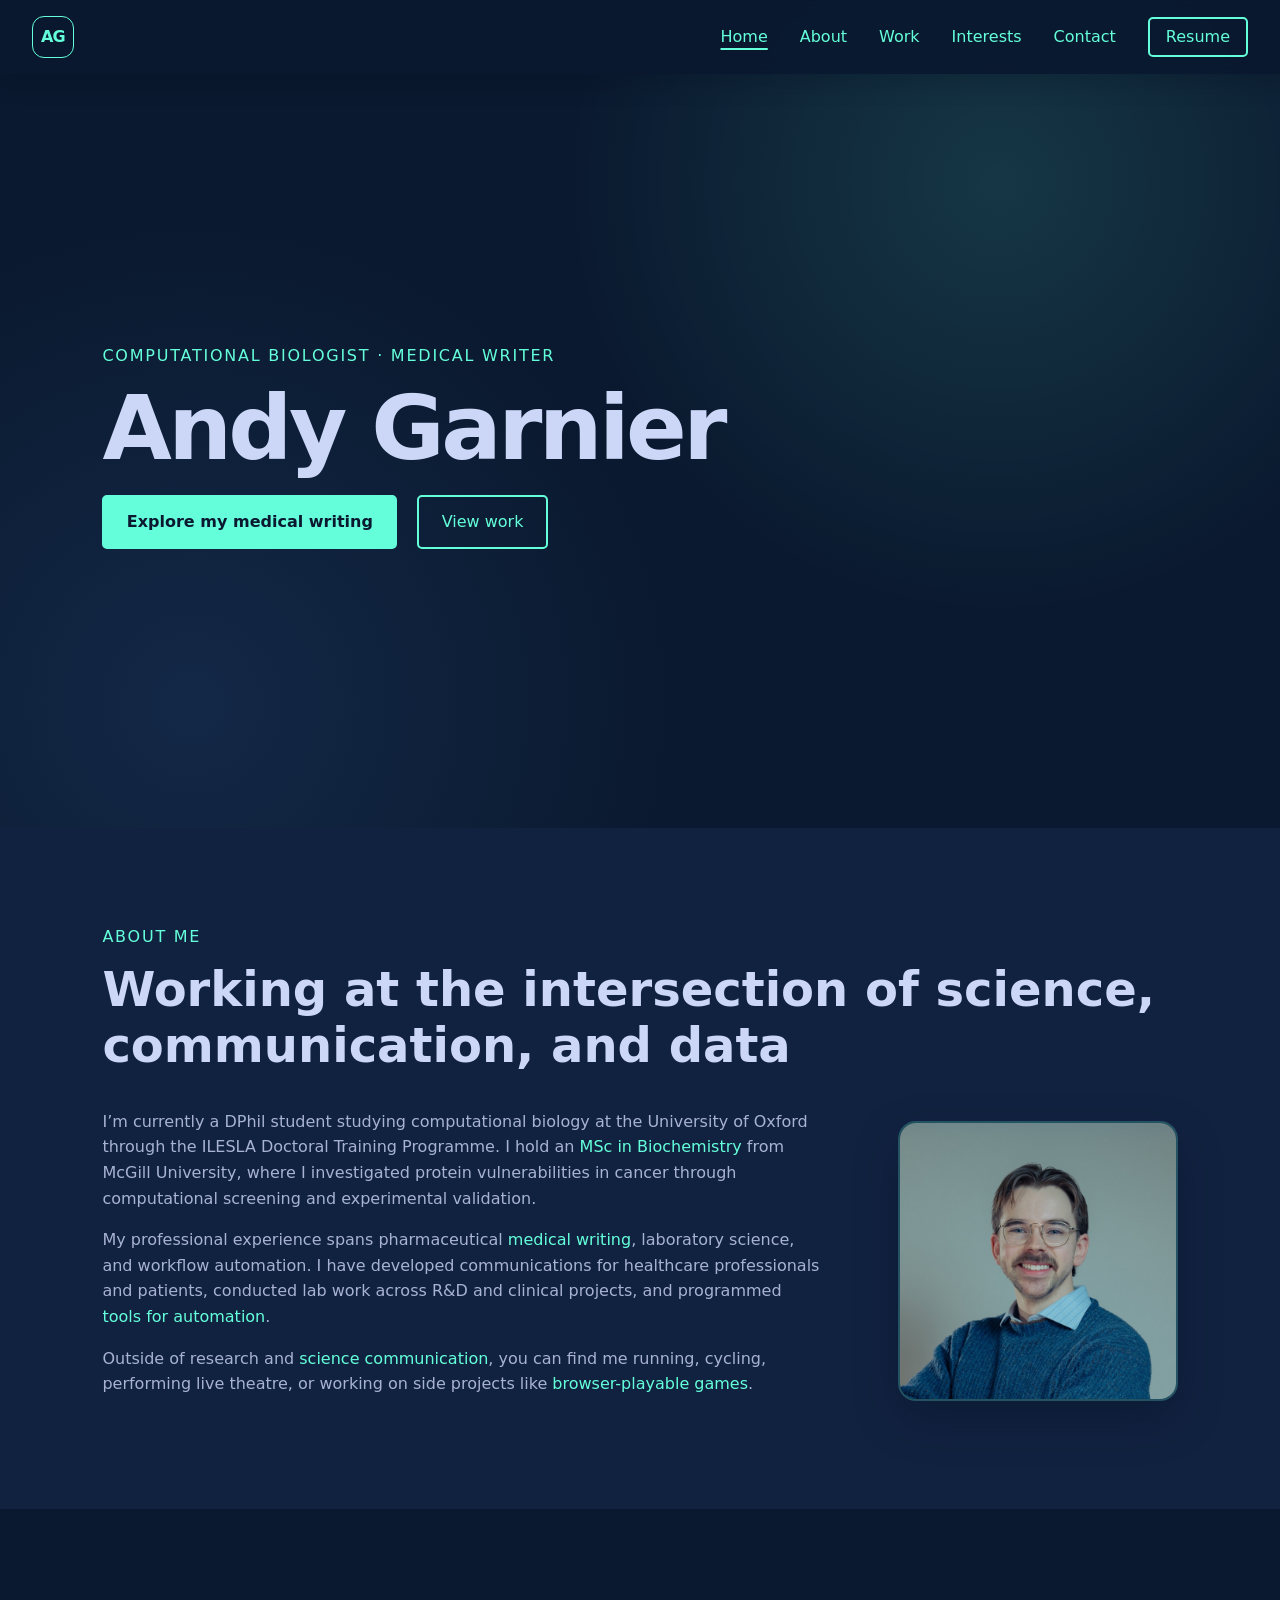
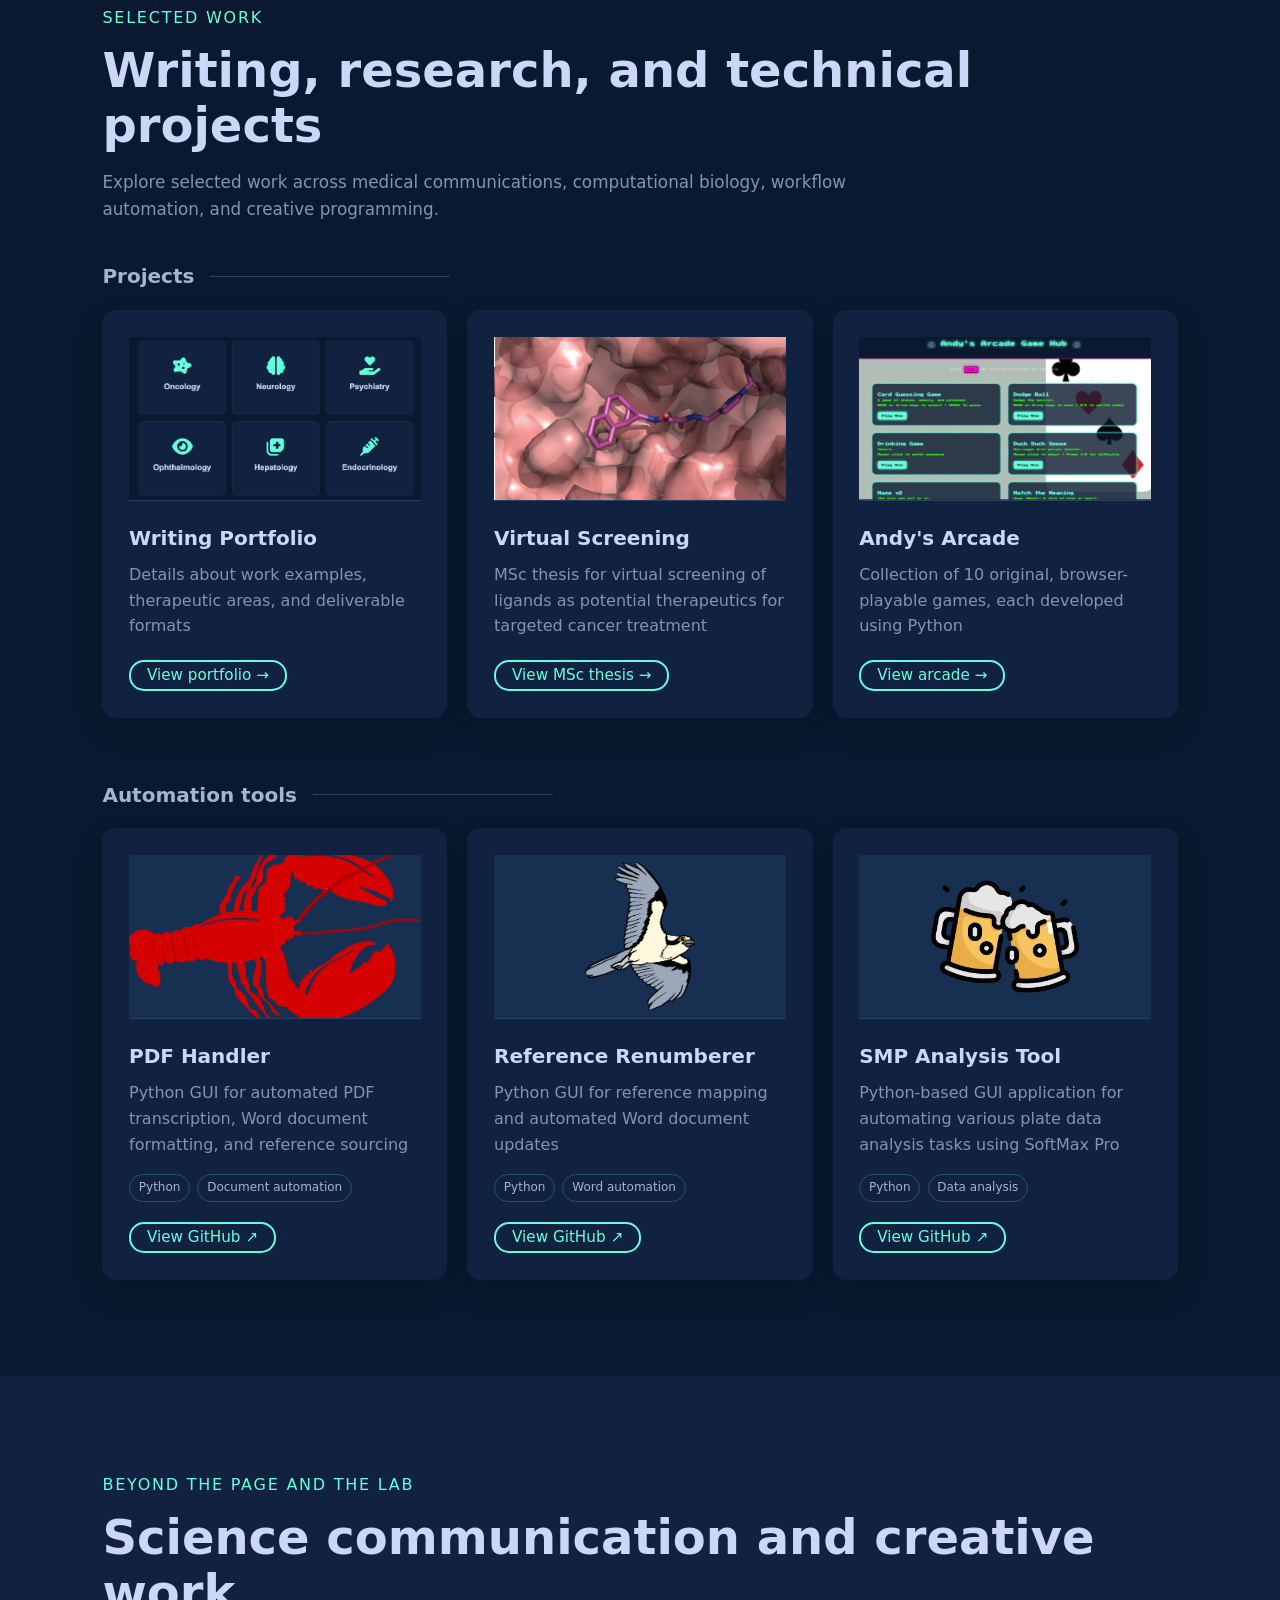
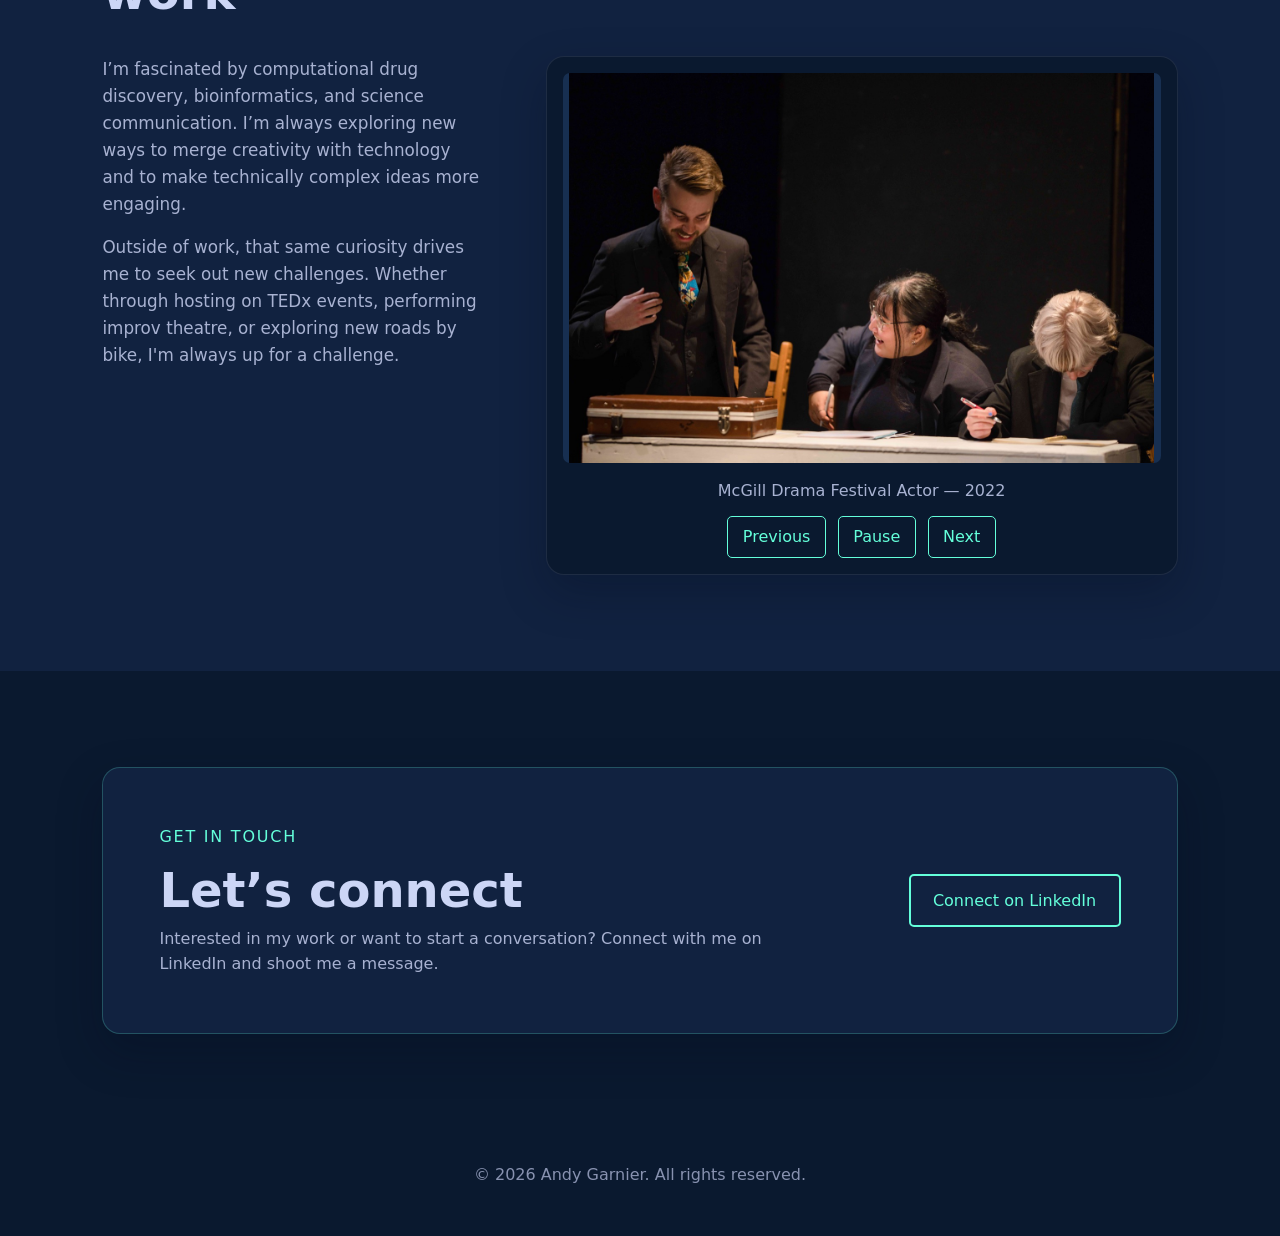
<file: index.html>
<!DOCTYPE html>
<html lang="en">
<head>
    <!-- Google tag (gtag.js) -->
    <script async src="https://www.googletagmanager.com/gtag/js?id=G-TH67TECNHS"></script>
    <script>
        window.dataLayer = window.dataLayer || [];
        function gtag(){dataLayer.push(arguments);}
        gtag('js', new Date());
        gtag('config', 'G-TH67TECNHS');
    </script>

    <meta charset="UTF-8">
    <meta name="viewport" content="width=device-width, initial-scale=1.0">
    <meta name="description" content="Portfolio of Andy Garnier, a medical writer, biochemist, and computational biologist working across science communication, drug discovery, and data.">
    <meta name="theme-color" content="#0a192f">
    <link rel="canonical" href="https://adgarnier.github.io/">
    <meta property="og:type" content="website">
    <meta property="og:title" content="Andy Garnier | Computational Biologist &amp; Medical Writer">
    <meta property="og:description" content="Computational biology, scientific writing, and automation for clearer, more useful biomedical work.">
    <meta property="og:url" content="https://adgarnier.github.io/">
    <meta property="og:image" content="https://adgarnier.github.io/images/IMG_headshot.JPG">
    <meta name="twitter:card" content="summary_large_image">
    <title>Andy Garnier | Computational Biologist &amp; Medical Writer</title>
    <link rel="icon" type="image/png" href="images/favicon-32x32.png">
    <link rel="stylesheet" href="styles.css">
    <script type="application/ld+json">
        {
            "@context": "https://schema.org",
            "@type": "Person",
            "name": "Andy Garnier",
            "url": "https://adgarnier.github.io/",
            "image": "https://adgarnier.github.io/images/IMG_headshot.JPG",
            "jobTitle": ["Computational biologist", "Medical writer"],
            "sameAs": [
                "https://www.linkedin.com/in/andygarnier",
                "https://github.com/adgarnier"
            ]
        }
    </script>
</head>

<body class="home-page">
<a class="skip-link" href="#main-content">Skip to main content</a>
<nav class="navbar" aria-label="Primary navigation">
    <a class="site-mark" href="#home" aria-label="Andy Garnier, home">AG</a>
    <button class="menu-toggle" id="menu-toggle" type="button" aria-label="Open navigation" aria-expanded="false" aria-controls="navbar-links">☰</button>
    <div class="navbar-links" id="navbar-links">
        <a href="#home">Home</a>
        <a href="#about">About</a>
        <a href="#work">Work</a>
        <a href="#interests">Interests</a>
        <a href="#contact">Contact</a>
        <a href="resume/Andy_Garnier_Resume.pdf" target="_blank" rel="noopener noreferrer" class="resume-button">Resume</a>
    </div>
</nav>

<main id="main-content">
    <section class="hero fade-in" id="home">
        <div class="container">
            <p class="eyebrow"> Computational biologist · Medical writer</p>
            <h1>Andy Garnier</h1>
            <div class="hero-actions">
                <a class="hero-link" href="/portfolio" target="_self">Explore my medical writing</a>
                <a class="hero-link" href="#work">View work</a>
            </div>
        </div>
    </section>

    <section class="section section-alt" id="about">
        <div class="container">
            <p class="eyebrow">About me</p>
            <h2>Working at the intersection of science, communication, and data</h2>
            <div class="profile-grid">
                <div class="profile-copy">
                    <p>I’m currently a DPhil student studying computational biology at the University of Oxford through the ILESLA Doctoral Training Programme. I hold an <a href="masters/">MSc in Biochemistry</a> from McGill University, where I investigated protein vulnerabilities in cancer through computational screening and experimental validation.</p>
                    <p>My professional experience spans pharmaceutical <a href="/portfolio">medical writing</a>, laboratory science, and workflow automation. I have developed communications for healthcare professionals and patients, conducted lab work across R&amp;D and clinical projects, and programmed <a href="#work">tools for automation</a>.</p>
                    <p>Outside of research and <a href="#interests">science communication</a>, you can find me running, cycling, performing live theatre, or working on side projects like <a href="games/">browser-playable games</a>.</p>
                </div>
                <img src="images/IMG_headshot-700.jpg" alt="Andy Garnier" width="700" height="700" loading="lazy" decoding="async">
            </div>
        </div>
    </section>

    <section class="section" id="work">
        <div class="container">
            <p class="eyebrow">Selected work</p>
            <h2>Writing, research, and technical projects</h2>
            <p class="section-intro">Explore selected work across medical communications, computational biology, workflow automation, and creative programming.</p>

            <div class="showcase-group">
                <h3 class="group-heading">Projects</h3>
                <div class="showcase-grid">
                    <a class="showcase-card fade-in" href="/portfolio">
                        <div class="showcase-image-frame"><img src="images/project1.png" alt="Preview of Andy Garnier's medical writing portfolio" width="1382" height="786" loading="lazy" decoding="async" class="showcase-image"></div>
                        <h3>Writing Portfolio</h3>
                        <p>Details about work examples, therapeutic areas, and deliverable formats</p>
                        <span class="card-link">View portfolio <span aria-hidden="true">→</span></span>
                    </a>

                    <a class="showcase-card fade-in" href="masters/">
                        <div class="showcase-image-frame"><img src="images/project2-1400.jpg" alt="Molecular visualization from a virtual-screening project" width="1400" height="785" loading="lazy" decoding="async" class="showcase-image"></div>
                        <h3>Virtual Screening</h3>
                        <p>MSc thesis for virtual screening of ligands as potential therapeutics for targeted cancer treatment</p>
                        <span class="card-link">View MSc thesis <span aria-hidden="true">→</span></span>
                    </a>
                    
                    <a class="showcase-card fade-in" href="games/">
                        <div class="showcase-image-frame"><img src="images/project3.png" alt="Preview of Andy's Arcade browser games" width="1280" height="729" loading="lazy" decoding="async" class="showcase-image"></div>
                        <h3>Andy's Arcade</h3>
                        <p>Collection of 10 original, browser-playable games, each developed using Python</p>
                        <span class="card-link">View arcade <span aria-hidden="true">→</span></span>
                    </a>

                </div>
            </div>

            <div class="showcase-group">
                <h3 class="group-heading">Automation tools</h3>

                <div class="showcase-grid">
                    <a class="showcase-card fade-in" href="https://github.com/adgarnier" target="_blank" rel="noopener noreferrer">
                        <div class="showcase-image-frame"><img src="images/project4.png" alt="PDF Handler application interface" width="1278" height="748" loading="lazy" decoding="async" class="showcase-image"></div>
                        <h3>PDF Handler</h3>
                        <p>Python GUI for automated PDF transcription, Word document formatting, and reference sourcing</p>
                        <span class="project-tags" aria-label="Technologies"><span>Python</span><span>Document automation</span></span>
                        <span class="card-link">View GitHub <span aria-hidden="true">↗</span></span>
                    </a>

                    <a class="showcase-card fade-in" href="https://github.com/adgarnier" target="_blank" rel="noopener noreferrer">
                        <div class="showcase-image-frame"><img src="images/project5.png" alt="Reference Renumberer application interface" width="554" height="750" loading="lazy" decoding="async" class="showcase-image showcase-image--contain"></div>
                        <h3>Reference Renumberer</h3>
                        <p>Python GUI for reference mapping and automated Word document updates</p>
                        <span class="project-tags" aria-label="Technologies"><span>Python</span><span>Word automation</span></span>
                        <span class="card-link">View GitHub <span aria-hidden="true">↗</span></span>
                    </a>

                    <a class="showcase-card fade-in" href="https://github.com/adgarnier" target="_blank" rel="noopener noreferrer">
                        <div class="showcase-image-frame"><img src="images/project6.png" alt="SMP Analysis Tool application icon" width="512" height="512" loading="lazy" decoding="async" class="showcase-image showcase-image--contain"></div>
                        <h3>SMP Analysis Tool</h3>
                        <p>Python-based GUI application for automating various plate data analysis tasks using SoftMax Pro</p>
                        <span class="project-tags" aria-label="Technologies"><span>Python</span><span>Data analysis</span></span>
                        <span class="card-link">View GitHub <span aria-hidden="true">↗</span></span>
                    </a>
                </div>  
            </div>
        </div>
    </section>

    <section class="section section-alt" id="interests">
        <div class="container">
            <p class="eyebrow">Beyond the page and the lab</p>
            <h2>Science communication and creative work</h2>
            <div class="interests-layout">
                <div class="interests-copy">
                    <p>I’m fascinated by computational drug discovery, bioinformatics, and science communication. I’m always exploring new ways to merge creativity with technology and to make technically complex ideas more engaging.</p>
                    <p>Outside of work, that same curiosity drives me to seek out new challenges. Whether through hosting on TEDx events, performing improv theatre, or exploring new roads by bike, I'm always up for a challenge.</p>
                </div>

                <div class="carousel" aria-label="Selected speaking and creative experiences">
                    <div class="image-rotator">
                        <img src="images/IMG_2022_01-1400.jpg" alt="Andy performing at the McGill Drama Festival" width="1400" height="934" loading="lazy" decoding="async" class="active">
                        <img src="images/IMG_2022_02.JPG" alt="Andy performing at Montreal Sketchfest" width="739" height="485" loading="lazy" decoding="async">
                        <img src="images/IMG_2023_01.JPG" alt="Andy participating in Terry Fox Day" width="720" height="478" loading="lazy" decoding="async">
                        <img src="images/IMG_2023_02-1400.jpg" alt="Andy hosting TEDxAveLorne" width="1400" height="933" loading="lazy" decoding="async">
                        <img src="images/IMG_2024_01-1400.jpg" alt="Andy hosting TEDxPlateauMontRoyal" width="1400" height="933" loading="lazy" decoding="async">
                        <img src="images/IMG_2025_01-1400.jpg" alt="Andy speaking at McGill's BUGS Research Day" width="1400" height="935" loading="lazy" decoding="async">
                        <img src="images/IMG_2025_02.JPG" alt="Andy performing with Sunday Night Improv" width="1021" height="646" loading="lazy" decoding="async">
                        <img src="images/IMG_2026_01.JPG" alt="Andy participating in Canadian Cancer Society Hill Day" width="1086" height="724" loading="lazy" decoding="async">
                    </div>
                    <p class="image-description" aria-live="polite">McGill Drama Festival Actor — 2022</p>
                    <div class="image-controls">
                        <button id="prevButton" type="button" aria-label="Show previous image">Previous</button>
                        <button id="pauseButton" type="button" aria-pressed="false">Pause</button>
                        <button id="nextButton" type="button" aria-label="Show next image">Next</button>
                    </div>
                </div>
            </div>
        </div>
    </section>

    <section class="section" id="contact">
        <div class="container">
            <div class="contact-panel fade-in">
                <div>
                    <p class="eyebrow">Get in touch</p>
                    <h2>Let’s connect</h2>
                    <p>Interested in my work or want to start a conversation? Connect with me on LinkedIn and shoot me a message.</p>
                </div>
                <div class="contact-actions">
                    <a class="hero-link" href="https://www.linkedin.com/in/andygarnier" target="_blank" rel="noopener noreferrer">Connect on LinkedIn</a>
                </div>
            </div>
        </div>
    </section>
</main>

<a id="backToTop" href="#home" aria-label="Back to top">↑ Top</a>

<footer>
    <p>&copy; 2026 Andy Garnier. All rights reserved.</p>
</footer>

<script>
    const menuToggle = document.getElementById('menu-toggle');
    const navbarLinks = document.getElementById('navbar-links');

    function closeMenu() {
        navbarLinks.classList.remove('active');
        menuToggle.setAttribute('aria-expanded', 'false');
        menuToggle.setAttribute('aria-label', 'Open navigation');
    }

    menuToggle.addEventListener('click', () => {
        const isOpen = navbarLinks.classList.toggle('active');
        menuToggle.setAttribute('aria-expanded', String(isOpen));
        menuToggle.setAttribute('aria-label', isOpen ? 'Close navigation' : 'Open navigation');
    });

    navbarLinks.querySelectorAll('a').forEach(link => {
        link.addEventListener('click', closeMenu);
    });

    document.addEventListener('keydown', event => {
        if (event.key === 'Escape') {
            closeMenu();
            menuToggle.focus();
        }
    });

    document.addEventListener('click', event => {
        if (!event.target.closest('.navbar')) closeMenu();
    });

    const images = Array.from(document.querySelectorAll('.image-rotator img'));
    const descriptions = [
        'McGill Drama Festival Actor — 2022',
        'Montreal Sketchfest Best Newcomer — 2022',
        'Terry Fox Day — 2023',
        'TEDxAveLorne Event Host — 2023',
        'TEDxPlateauMontRoyal Event Host — 2024',
        'McGill’s BUGS Research Day Speaker — 2025',
        'Sunday Night Improv Actor — 2025',
        'Canadian Cancer Society Hill Day — 2026',

    ];
    const descriptionElement = document.querySelector('.image-description');
    const previousButton = document.getElementById('prevButton');
    const pauseButton = document.getElementById('pauseButton');
    const nextButton = document.getElementById('nextButton');
    const reduceMotion = window.matchMedia('(prefers-reduced-motion: reduce)');
    let currentIndex = 0;
    let imageInterval;
    let isPaused = reduceMotion.matches;

    function showImage(index) {
        images[currentIndex].classList.remove('active');
        currentIndex = (index + images.length) % images.length;
        images[currentIndex].classList.add('active');
        descriptionElement.textContent = descriptions[currentIndex];
    }

    function restartCarousel() {
        clearInterval(imageInterval);
        if (!isPaused) imageInterval = setInterval(() => showImage(currentIndex + 1), 5000);
    }

    function updatePauseButton() {
        pauseButton.textContent = isPaused ? 'Play' : 'Pause';
        pauseButton.setAttribute('aria-pressed', String(isPaused));
    }

    if (images.length && previousButton && pauseButton && nextButton && descriptionElement) {
        updatePauseButton();
        restartCarousel();
        previousButton.addEventListener('click', () => {
            showImage(currentIndex - 1);
            restartCarousel();
        });
        pauseButton.addEventListener('click', () => {
            isPaused = !isPaused;
            updatePauseButton();
            restartCarousel();
        });
        nextButton.addEventListener('click', () => {
            showImage(currentIndex + 1);
            restartCarousel();
        });
        reduceMotion.addEventListener('change', event => {
            isPaused = event.matches;
            updatePauseButton();
            restartCarousel();
        });
    }

    const observer = new IntersectionObserver(entries => {
        entries.forEach(entry => {
            if (entry.isIntersecting) entry.target.classList.add('in-view');
        });
    }, { threshold: 0.08 });

    document.querySelectorAll('.fade-in').forEach(element => observer.observe(element));

    const navigationLinks = Array.from(document.querySelectorAll('.navbar-links a[href^="#"]'));
    const sectionObserver = new IntersectionObserver(entries => {
        entries.forEach(entry => {
            if (!entry.isIntersecting) return;
            navigationLinks.forEach(link => {
                const isCurrent = link.getAttribute('href') === `#${entry.target.id}`;
                if (isCurrent) link.setAttribute('aria-current', 'location');
                else link.removeAttribute('aria-current');
            });
        });
    }, { rootMargin: '-35% 0px -55%', threshold: 0 });

    document.querySelectorAll('main > section[id]').forEach(section => sectionObserver.observe(section));

    const backToTopButton = document.getElementById('backToTop');
    window.addEventListener('scroll', () => {
        backToTopButton.classList.toggle('visible', window.scrollY > 450);
    }); 
</script>
</body>
</html>
</file>
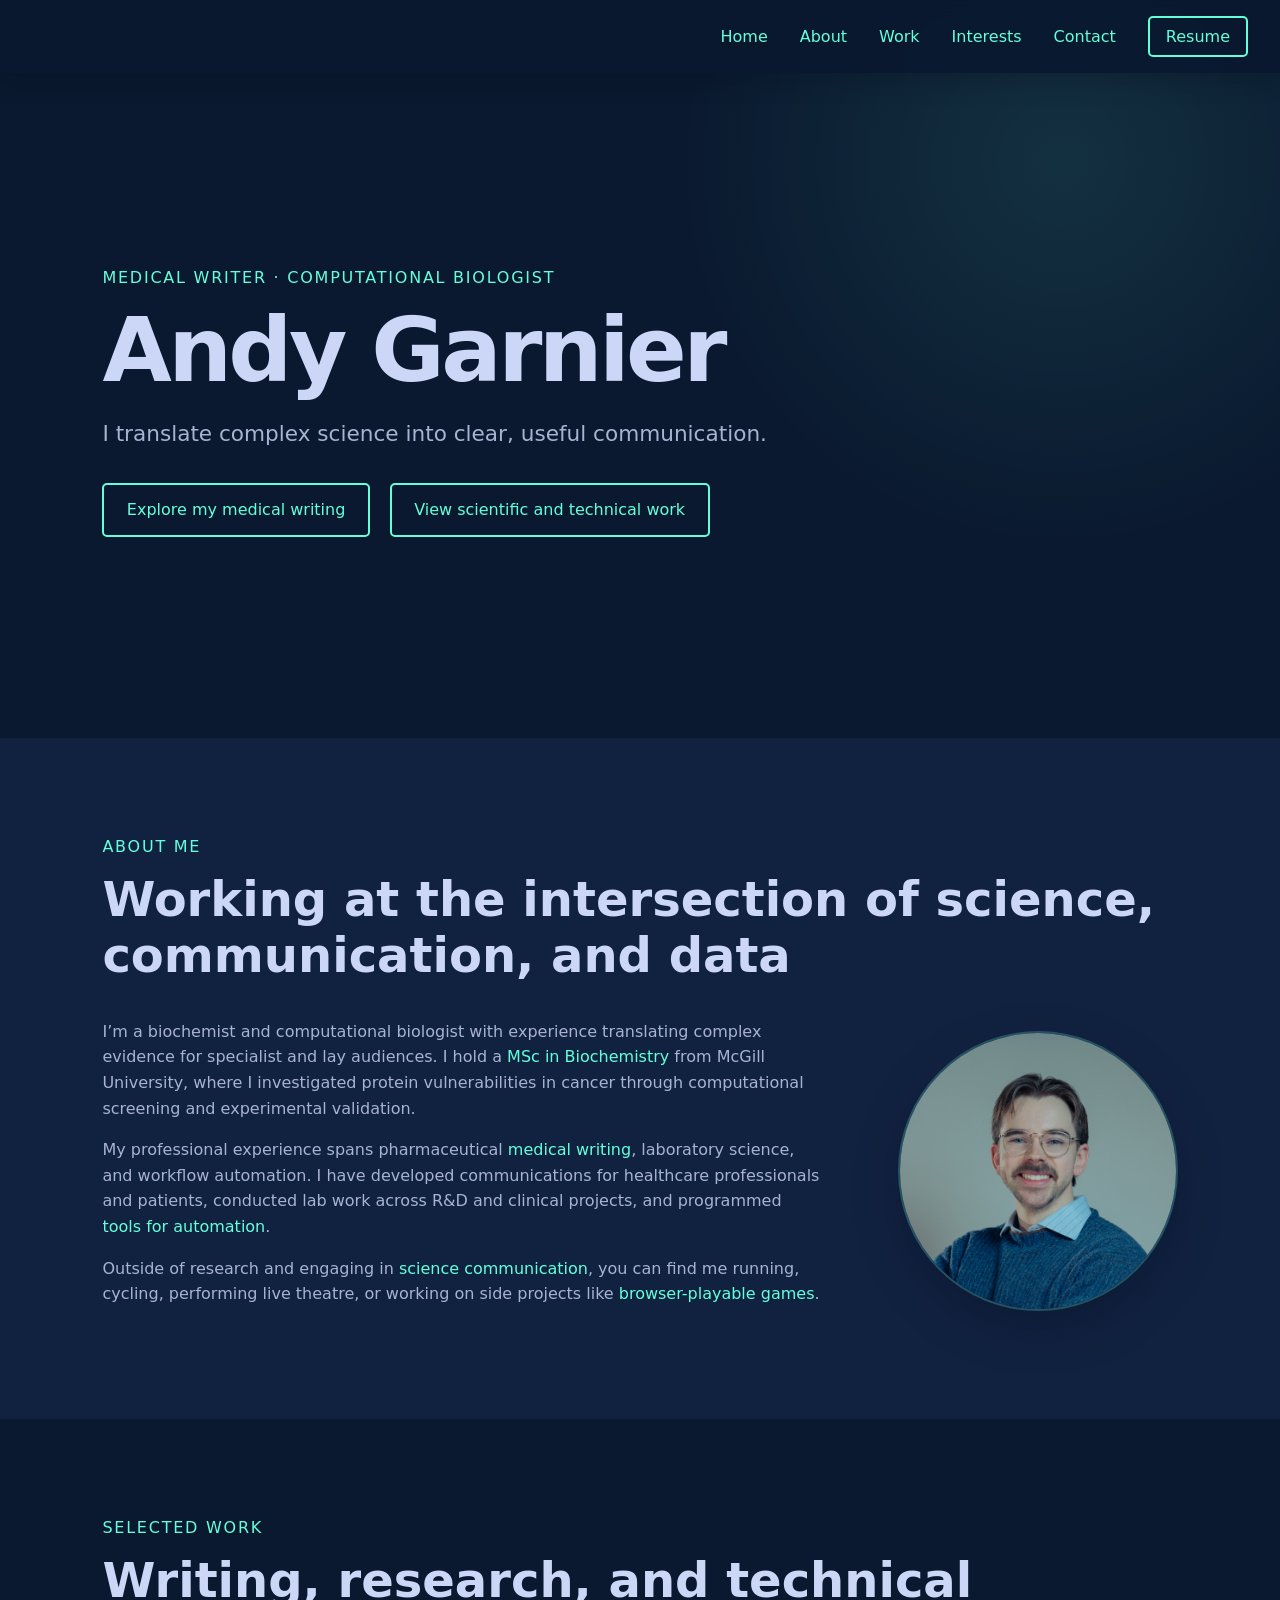
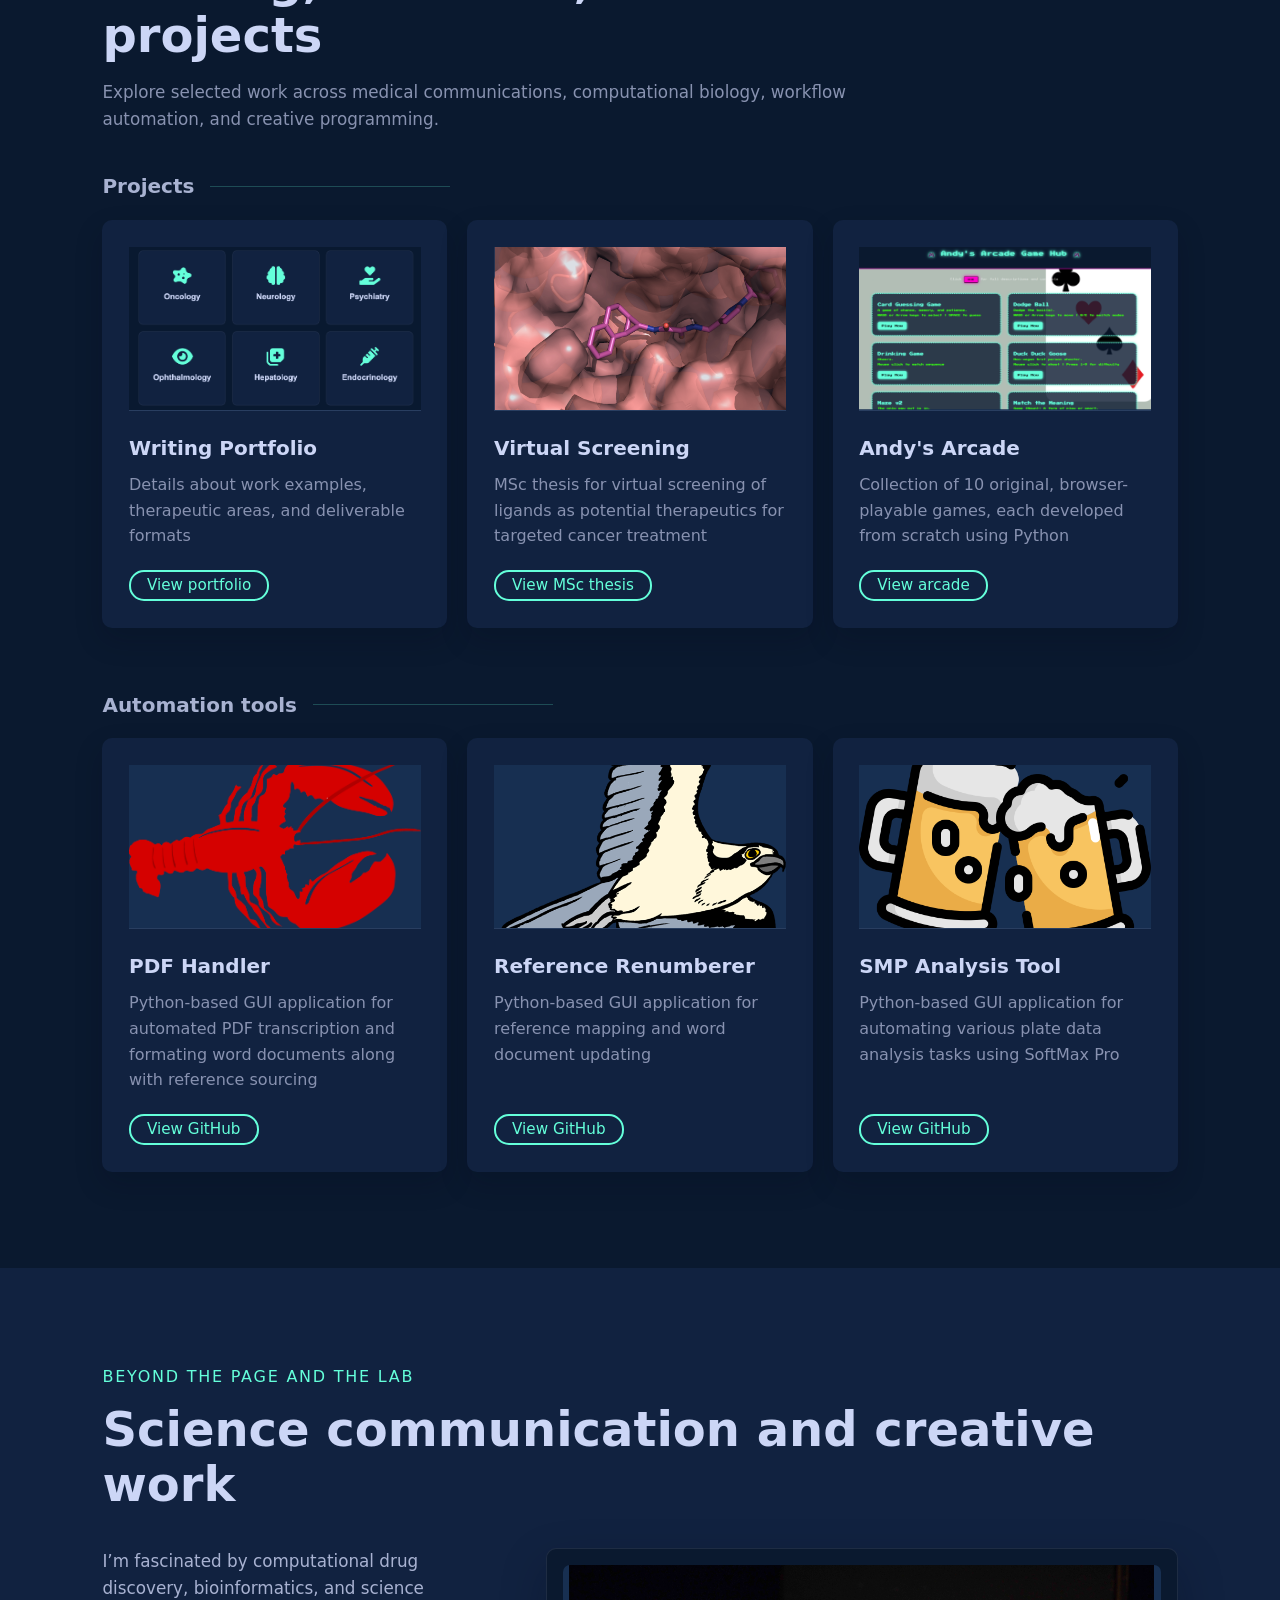
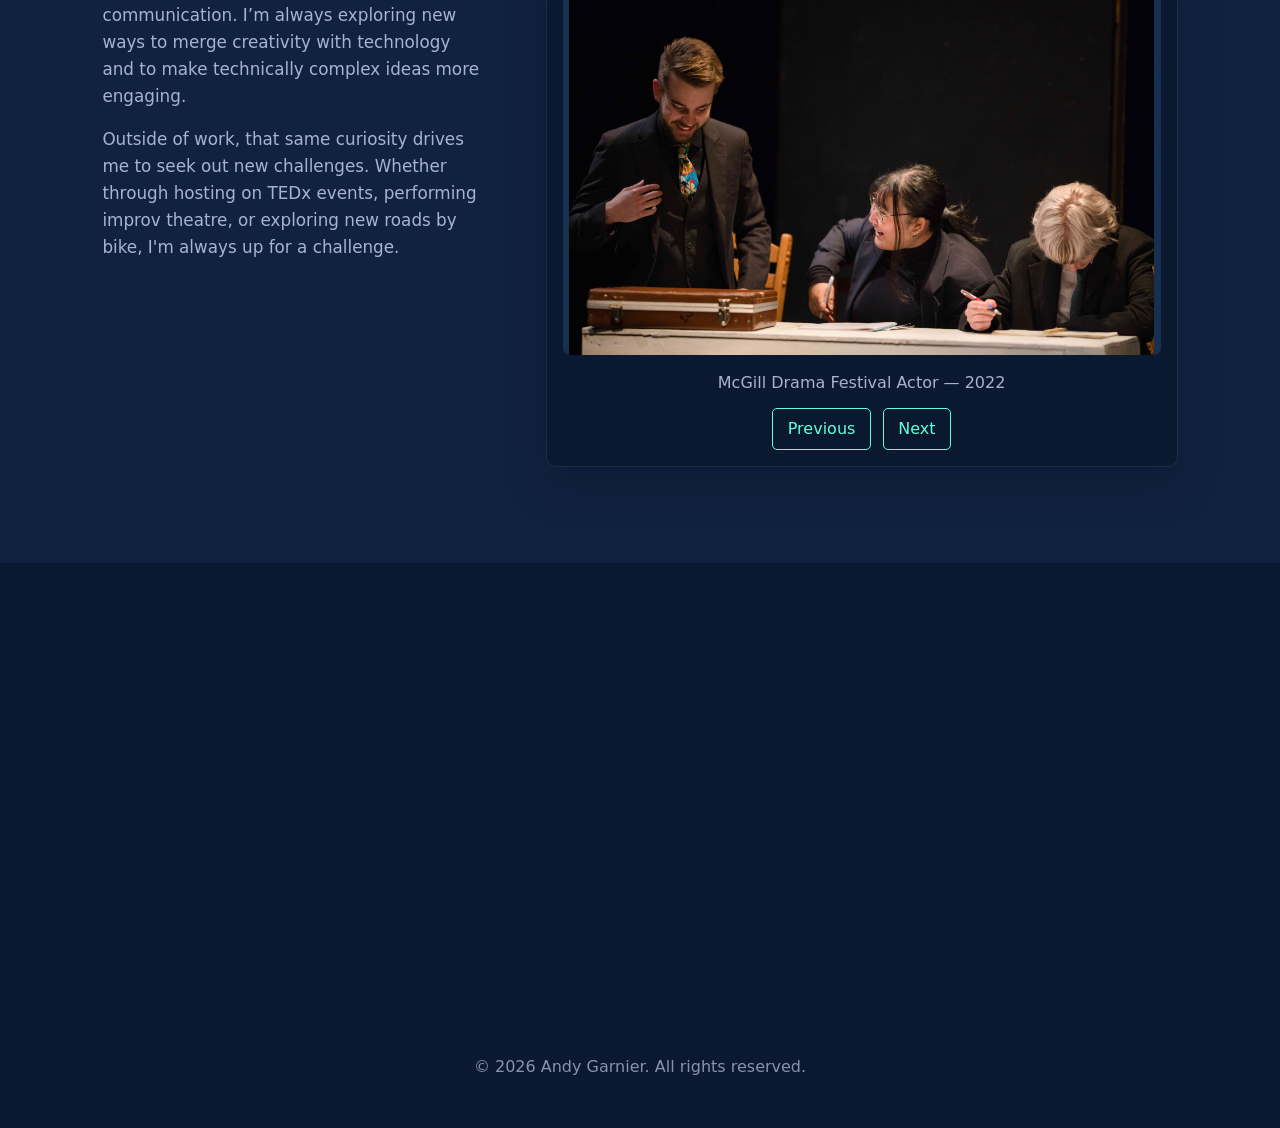
<file: homepage.html>
<!DOCTYPE html>
<html lang="en">
<head>
    <!-- Google tag (gtag.js) -->
    <script async src="https://www.googletagmanager.com/gtag/js?id=G-TH67TECNHS"></script>
    <script>
        window.dataLayer = window.dataLayer || [];
        function gtag(){dataLayer.push(arguments);}
        gtag('js', new Date());
        gtag('config', 'G-TH67TECNHS');
    </script>

    <meta charset="UTF-8">
    <meta name="viewport" content="width=device-width, initial-scale=1.0">
    <meta name="description" content="Portfolio of Andy Garnier, a medical writer, biochemist, and computational biologist working across science communication, drug discovery, and data.">
    <title>Andy Garnier | Medical Writer &amp; Computational Biologist</title>
    <link rel="icon" type="image/png" href="images/favicon-32x32.png">
    <link rel="stylesheet" href="styles.css">
</head>

<body>
<nav class="navbar" aria-label="Primary navigation">
    <button class="menu-toggle" id="menu-toggle" type="button" aria-label="Open navigation" aria-expanded="false" aria-controls="navbar-links">☰</button>
    <div class="navbar-links" id="navbar-links">
        <a href="#home">Home</a>
        <a href="#about">About</a>
        <a href="#work">Work</a>
        <a href="#interests">Interests</a>
        <a href="#contact">Contact</a>
        <a href="resume/Andy_Garnier_Resume.pdf" target="_blank" rel="noopener noreferrer" class="resume-button">Resume</a>
    </div>
</nav>

<main>
    <section class="hero fade-in" id="home">
        <div class="container">
            <p class="eyebrow">Medical writer · Computational biologist</p>
            <h1>Andy Garnier</h1>
            <p class="hero-copy">I translate complex science into clear, useful communication.
            <div class="hero-actions">
                <a class="hero-link" href="/portfolio" target="_self">Explore my medical writing</a>
                <a class="hero-link" href="#work">View scientific and technical work</a>
            </div>
        </div>
    </section>

    <section class="section section-alt" id="about">
        <div class="container">
            <p class="eyebrow">About me</p>
            <h2>Working at the intersection of science, communication, and data</h2>
            <div class="profile-grid">
                <div class="profile-copy">
                    <p>I’m a biochemist and computational biologist with experience translating complex evidence for specialist and lay audiences. I hold a <a href="masters/">MSc in Biochemistry </a> from McGill University, where I investigated protein vulnerabilities in cancer through computational screening and experimental validation.</p>
                    <p>My professional experience spans pharmaceutical <a href="/portfolio" target="_self">medical writing </a>, laboratory science, and workflow automation. I have developed communications for healthcare professionals and patients, conducted lab work across R&D and clinical projects, and programmed <a href="#work">tools for automation</a>.</p>
                    <p>Outside of research and engaging in <a href="#interests">science communication</a>, you can find me running, cycling, performing live theatre, or working on side projects like <a href="#games" target="_self"> browser-playable games</a>. 
                </div>
                <img src="images/IMG_headshot.JPG" alt="Headshot of Andy Garnier" loading="lazy">
            </div>
        </div>
    </section>

    <section class="section" id="work">
        <div class="container">
            <p class="eyebrow">Selected work</p>
            <h2>Writing, research, and technical projects</h2>
            <p class="section-intro">Explore selected work across medical communications, computational biology, workflow automation, and creative programming.</p>

            <div class="showcase-group">
                <h3 class="group-heading">Projects</h3>
                <div class="showcase-grid">
                    <button class="showcase-card fade-in" type="button" data-dialog="dialog-schizophrenia">
                        <div class="showcase-image-frame"> <img src="images/project1.png" alt="Description of image" class="showcase-image"> </div>
                        <h3>Writing Portfolio</h3>
                        <p>Details about work examples, therapeutic areas, and deliverable formats</p>
                        <a class="card-link" href="/portfolio" target="_self">View  portfolio</a>
                    </button>

                    <button class="showcase-card fade-in" type="button" data-dialog="dialog-schizophrenia">
                        <div class="showcase-image-frame"> <img src="images/project2.png" alt="Description of image" class="showcase-image"> </div>
                        <h3>Virtual Screening</h3>
                        <p>MSc thesis for virtual screening of ligands as potential therapeutics for targeted cancer treatment</p>
                        <a class="card-link" href="masters/" target="_self">View MSc thesis</a>
                    </button>
                    
                    <button class="showcase-card fade-in" type="button" data-dialog="dialog-schizophrenia">
                        <div class="showcase-image-frame"> <img src="images/project3.png" alt="Description of image" class="showcase-image"> </div>
                        <h3>Andy's Arcade</h3>
                        <p>Collection of 10 original, browser-playable games, each developed from scratch using Python</p>
                        <a class="card-link" href="games/" target="_self">View arcade</a>
                    </button>
                </div>
            </div>

            <div class="showcase-group">
                <h3 class="group-heading">Automation tools</h3>

                <div class="showcase-grid">
                    <button class="showcase-card fade-in" type="button" data-dialog="dialog-schizophrenia">
                        <div class="showcase-image-frame"> <img src="images/project4.png" alt="Description of image" class="showcase-image"> </div>
                        <h3>PDF Handler</h3>
                        <p>Python-based GUI application for automated PDF transcription and formating word documents along with reference sourcing</p>
                        <a class="card-link" href="https://github.com/adgarnier/" target="_blank">View GitHub</a>
                    </button>

                    <button class="showcase-card fade-in" type="button" data-dialog="dialog-schizophrenia">
                        <div class="showcase-image-frame"> <img src="images/project5.png" alt="Description of image" class="showcase-image"> </div>
                        <h3>Reference Renumberer</h3>
                        <p>Python-based GUI application for reference mapping and word document updating</p>
                        <a class="card-link" href="https://github.com/adgarnier/" target="_blank">View GitHub</a>
                    </button>        

                    <button class="showcase-card fade-in" type="button" data-dialog="dialog-schizophrenia">
                        <div class="showcase-image-frame"> <img src="images/project6.png" alt="Description of image" class="showcase-image"> </div>
                        <h3>SMP Analysis Tool</h3>
                        <p>Python-based GUI application for automating various plate data analysis tasks using SoftMax Pro</p>
                        <a class="card-link" href="https://github.com/adgarnier/" target="_blank">View GitHub</a>
                    </button>
                </div>  
                </article>
            </div>
        </div>
    </section>

    <section class="section section-alt" id="interests">
        <div class="container">
            <p class="eyebrow">Beyond the page and the lab</p>
            <h2>Science communication and creative work</h2>
            <div class="interests-layout">
                <div class="interests-copy">
                    <p>I’m fascinated by computational drug discovery, bioinformatics, and science communication. I’m always exploring new ways to merge creativity with technology and to make technically complex ideas more engaging.</p>
                    <p>Outside of work, that same curiosity drives me to seek out new challenges. Whether through hosting on TEDx events, performing improv theatre, or exploring new roads by bike, I'm always up for a challenge.</p>
                </div>

                <div class="carousel" aria-label="Selected speaking and creative experiences">
                    <div class="image-rotator">
                        <img src="images/IMG_2022_01.JPG" alt="" loading="lazy" class="active">
                        <img src="images/IMG_2022_02.JPG" alt="" loading="lazy">
                        <img src="images/IMG_2023_01.JPG" alt="" loading="lazy">
                        <img src="images/IMG_2023_02.JPG" alt="" loading="lazy">
                        <img src="images/IMG_2024_01.JPG" alt="" loading="lazy">
                        <img src="images/IMG_2025_01.JPG" alt="" loading="lazy">
                        <img src="images/IMG_2025_02.JPG" alt="" loading="lazy">
                        <img src="images/IMG_2026_01.JPG" alt="" loading="lazy">
                    </div>
                    <p class="image-description" aria-live="polite">McGill Drama Festival Actor — 2022</p>
                    <div class="image-controls">
                        <button id="prevButton" type="button" aria-label="Show previous image">Previous</button>
                        <button id="nextButton" type="button" aria-label="Show next image">Next</button>
                    </div>
                </div>
            </div>
        </div>
    </section>

    <section class="section" id="contact">
        <div class="container">
            <div class="contact-panel fade-in">
                <div>
                    <p class="eyebrow">Get in touch</p>
                    <h2>Let’s connect</h2>
                    <p>Interested in my work or want to start a conversation? Connect with me on LinkedIn and shoot me a message.</p>
                </div>
                <div class="contact-actions">
                    <a class="hero-link" href="https://www.linkedin.com/in/andygarnier" target="_blank" rel="noopener noreferrer">Connect on LinkedIn</a>
                </div>
            </div>
        </div>
    </section>
</main>

<a id="backToTop" href="#home" aria-label="Back to top">↑ Top</a>

<footer>
    <p>&copy; 2026 Andy Garnier. All rights reserved.</p>
</footer>

<script>
    const menuToggle = document.getElementById('menu-toggle');
    const navbarLinks = document.getElementById('navbar-links');

    menuToggle.addEventListener('click', () => {
        const isOpen = navbarLinks.classList.toggle('active');
        menuToggle.setAttribute('aria-expanded', String(isOpen));
        menuToggle.setAttribute('aria-label', isOpen ? 'Close navigation' : 'Open navigation');
    });

    navbarLinks.querySelectorAll('a').forEach(link => {
        link.addEventListener('click', () => {
            navbarLinks.classList.remove('active');
            menuToggle.setAttribute('aria-expanded', 'false');
            menuToggle.setAttribute('aria-label', 'Open navigation');
        });
    });

    const images = Array.from(document.querySelectorAll('.image-rotator img'));
    const descriptions = [
        'McGill Drama Festival Actor — 2022',
        'Montreal Sketchfest Best Newcomer — 2022',
        'Terry Fox Day — 2023',
        'TEDxAveLorne Event Host — 2023',
        'TEDxPlateauMontRoyal Event Host — 2024',
        'McGill’s BUGS Research Day Speaker — 2025',
        'Sunday Night Improv Actor — 2025',
        'Canadian Cancer Society Hill Day — 2026',

    ];
    const descriptionElement = document.querySelector('.image-description');
    const previousButton = document.getElementById('prevButton');
    const nextButton = document.getElementById('nextButton');
    let currentIndex = 0;
    let imageInterval;

    function showImage(index) {
        images[currentIndex].classList.remove('active');
        currentIndex = (index + images.length) % images.length;
        images[currentIndex].classList.add('active');
        descriptionElement.textContent = descriptions[currentIndex];
    }

    function restartCarousel() {
        clearInterval(imageInterval);
        imageInterval = setInterval(() => showImage(currentIndex + 1), 5000);
    }

    if (images.length && previousButton && nextButton && descriptionElement) {
        restartCarousel();
        previousButton.addEventListener('click', () => {
            showImage(currentIndex - 1);
            restartCarousel();
        });
        nextButton.addEventListener('click', () => {
            showImage(currentIndex + 1);
            restartCarousel();
        });
    }

    const observer = new IntersectionObserver(entries => {
        entries.forEach(entry => {
            if (entry.isIntersecting) entry.target.classList.add('in-view');
        });
    }, { threshold: 0.08 });

    document.querySelectorAll('.fade-in').forEach(element => observer.observe(element));

    const backToTopButton = document.getElementById('backToTop');
    window.addEventListener('scroll', () => {
        backToTopButton.classList.toggle('visible', window.scrollY > 450);
    }); 
</script>
</body>
</html>
</file>
<file: styles.css>
:root {
    --navy: #0a192f;
    --navy-light: #112240;
    --navy-lighter: #172f51;
    --teal: #64ffda;
    --text: #ccd6f6;
    --muted: #a8b2d1;
    --subtle: #8892b0;
    --border: rgba(100, 255, 218, 0.22);
    --shadow: 0 18px 45px rgba(2, 12, 27, 0.28);
}

* {
    box-sizing: border-box;
}

html {
    scroll-behavior: smooth;
}

body {
    margin: 0;
    background: var(--navy);
    color: var(--text);
    font-family: Inter, ui-sans-serif, system-ui, -apple-system, BlinkMacSystemFont, "Segoe UI", sans-serif;
    line-height: 1.6;
    overflow-x: hidden;
}

.skip-link {
    position: fixed;
    top: 0.75rem;
    left: 0.75rem;
    z-index: 2000;
    padding: 0.65rem 1rem;
    border-radius: 8px;
    background: var(--teal);
    color: var(--navy);
    font-weight: 700;
    text-decoration: none;
    transform: translateY(-160%);
    transition: transform 0.2s ease;
}

.skip-link:focus {
    transform: translateY(0);
}

body.modal-open {
    overflow: hidden;
}

a,
button {
    font: inherit;
}

a:focus-visible,
button:focus-visible {
    outline: 3px solid var(--teal);
    outline-offset: 4px;
}

.navbar {
    position: fixed;
    top: 0;
    left: 0;
    z-index: 1000;
    display: flex;
    justify-content: flex-end;
    align-items: center;
    width: 100%;
    min-height: 70px;
    padding: 1rem 2rem;
    background: rgba(10, 25, 47, 0.95);
    backdrop-filter: blur(8px);
    box-shadow: 0 8px 24px rgba(2, 12, 27, 0.2);
}

.navbar-links {
    display: flex;
    align-items: center;
    gap: 2rem;
}

.navbar a {
    color: var(--teal);
    text-decoration: none;
}

.navbar a:hover {
    text-decoration: underline;
}

.navbar a[aria-current="location"] {
    text-decoration: underline;
    text-decoration-thickness: 2px;
    text-underline-offset: 0.4rem;
}

.resume-button {
    padding: 0.35rem 1rem;
    border: 2px solid var(--teal);
    border-radius: 5px;
    transition: background 0.25s ease, color 0.25s ease;
}

.resume-button:hover {
    background: var(--teal);
    color: var(--navy);
    text-decoration: none !important;
}

.menu-toggle {
    display: none;
    padding: 0.2rem 0.5rem;
    border: 0;
    background: transparent;
    color: var(--teal);
    cursor: pointer;
    font-size: 2rem;
}

.container {
    width: min(1120px, 84%);
    margin: 0 auto;
}

.hero {
    min-height: 82vh;
    display: flex;
    align-items: center;
    padding: 9rem 0 5rem;
    background:
        radial-gradient(circle at 83% 22%, rgba(100, 255, 218, 0.10), transparent 24rem),
        var(--navy);
}

.eyebrow {
    margin-bottom: 0.8rem;
    color: var(--teal);
    font-size: 1rem;
    letter-spacing: 0.11em;
    text-transform: uppercase;
}

h1,
h2,
h3,
p {
    margin-top: 0;
}

h1 {
    max-width: 900px;
    margin-bottom: 1.25rem;
    font-size: clamp(3rem, 7vw, 5.6rem);
    line-height: 1.04;
    letter-spacing: -0.04em;
}

h2 {
    margin-bottom: 1rem;
    font-size: clamp(2rem, 4vw, 3rem);
    line-height: 1.15;
}

h3 {
    line-height: 1.3;
}

.hero-copy {
    max-width: 800px;
    margin-bottom: 2rem;
    color: var(--muted);
    font-size: clamp(1.05rem, 2vw, 1.35rem);
}

.hero-link {
    display: inline-block;
    padding: 0.75rem 1.4rem;
    border: 2px solid var(--teal);
    border-radius: 5px;
    color: var(--teal);
    text-decoration: none;
    transition: background 0.25s ease, color 0.25s ease;
}

.hero-link:hover {
    background: var(--teal);
    color: var(--navy);
}

.section {
    padding: 6rem 0;
}

.section-alt {
    background: var(--navy-light);
}

.section-intro {
    max-width: 750px;
    margin-bottom: 2.5rem;
    color: var(--subtle);
    font-size: 1.05rem;
}

.stats {
    padding: 0 0 6rem;
}

.stats-panel {
    display: grid;
    grid-template-columns: repeat(2, minmax(0, 1fr));
    overflow: hidden;
    border: 1px solid var(--border);
    border-radius: 12px;
    background: var(--navy-light);
    box-shadow: var(--shadow);
}

.stat {
    padding: 2.2rem;
    text-align: center;
}

.stat + .stat {
    border-left: 1px solid var(--border);
}

.stat-number {
    display: block;
    color: var(--teal);
    font-size: clamp(2.8rem, 6vw, 4.5rem);
    font-weight: 700;
    line-height: 1;
}

.stat-label {
    display: block;
    margin-top: 0.7rem;
    color: var(--muted);
    font-size: 1.05rem;
}

.showcase-group + .showcase-group {
    margin-top: 4rem;
}

.group-heading {
    display: flex;
    align-items: center;
    gap: 1rem;
    margin-bottom: 1.3rem;
    color: var(--muted);
    font-size: 1.25rem;
}

.group-heading::after {
    content: "";
    width: min(240px, 35vw);
    height: 1px;
    background: var(--border);
}

.showcase-grid {
    display: grid;
    grid-template-columns: repeat(3, minmax(0, 1fr));
    gap: 1.25rem;
}

.showcase-card {
    min-height: 255px;
    display: flex;
    flex-direction: column;
    align-items: flex-start;
    padding: 1.6rem;
    border: 1px solid transparent;
    border-radius: 10px;
    background: var(--navy-light);
    color: var(--text);
    cursor: pointer;
    text-align: left;
    box-shadow: 0 12px 28px rgba(2, 12, 27, 0.2);
    transition: transform 0.25s ease, border-color 0.25s ease, box-shadow 0.25s ease;
}

.showcase-card--image {
    min-height: 0;
    align-items: stretch;
    overflow: hidden;
    padding: 0;
    text-decoration: none;
}

.showcase-card--image:not(a):not(button) {
    cursor: default;
}

.showcase-image-frame {
    position: relative;
    width: 100%;
    aspect-ratio: 16 / 9;
    overflow: hidden;
    flex: 0 0 auto;
    border-bottom: 1px solid rgba(136, 146, 176, 0.16);
    background: var(--navy-lighter);
}

.showcase-image {
    display: block;
    width: 100%;
    height: 100%;
    margin: 0;
    border-radius: 0;
    object-fit: cover;
    object-position: center;
    box-shadow: none;
}

.showcase-image--contain {
    object-fit: contain;
    padding: 0.45rem;
}

.showcase-image-placeholder {
    display: grid;
    place-items: center;
    background:
        radial-gradient(circle at 28% 25%, rgba(100, 255, 218, 0.13), transparent 32%),
        var(--navy-lighter);
    color: var(--subtle);
    font-size: 0.78rem;
    letter-spacing: 0.1em;
    text-transform: uppercase;
}

.showcase-card-content {
    display: flex;
    flex: 1;
    flex-direction: column;
    align-items: flex-start;
    padding: 1.4rem 1.6rem 1.6rem;
}
.showcase-card > .showcase-image-frame {
    margin-bottom: 1.5rem;
}

.showcase-card--image .card-number {
    margin-bottom: 0.75rem;
}

.showcase-card--image .card-link {
    margin-top: auto;
}

.section-alt .showcase-card {
    background: var(--navy);
}

.showcase-card:hover {
    transform: translateY(-5px);
    border-color: var(--border);
    box-shadow: 0 18px 34px rgba(2, 12, 27, 0.34);
}

.card-number {
    margin-bottom: 1.7rem;
    color: var(--teal);
    font-size: 0.85rem;
    letter-spacing: 0.1em;
}

.showcase-card h3 {
    margin-bottom: 0.7rem;
    font-size: 1.25rem;
}

.showcase-card p {
    margin-bottom: 1.3rem;
    color: var(--subtle);
}

.card-link {
    margin-top: auto;
    color: var(--teal);
    font-size: 0.95rem;
}

.card-link {
    display: inline-block;
    padding: 0.10rem 1rem;
    border: 2px solid var(--teal);
    border-radius: 15px;
    color: var(--teal);
    text-decoration: none;
    transition: background 0.25s ease, color 0.25s ease;
}

.card-link:hover {
    background: var(--teal);
    color: var(--navy);
}

.areas-grid {
    display: grid;
    grid-template-columns: repeat(5, minmax(0, 1fr));
    gap: 1rem;
}

.area-card {
    appearance: none;
    position: relative;
    display: block;
    width: 100%;
    min-width: 0;
    min-height: 175px;
    padding: 0;
    border: 0;
    border-radius: 10px;
    background: transparent;
    color: var(--text);
    cursor: pointer;
    perspective: 1000px;
    text-align: center;
}

.area-card-inner {
    position: relative;
    display: block;
    width: 100%;
    height: 175px;
    transform-style: preserve-3d;
    transition: transform 0.45s ease;
}

.area-card.is-flipped .area-card-inner {
    transform: rotateY(180deg);
}

.area-card-front,
.area-card-back {
    position: absolute;
    inset: 0;
    display: flex;
    flex-direction: column;
    align-items: center;
    justify-content: center;
    width: 100%;
    padding: 1.25rem 0.8rem;
    overflow: hidden;
    border: 1px solid rgba(136, 146, 176, 0.18);
    border-radius: 10px;
    background: var(--navy-light);
    backface-visibility: hidden;
    -webkit-backface-visibility: hidden;
    transition:
        border-color 0.25s ease,
        box-shadow 0.25s ease;
}

.area-card-back {
    transform: rotateY(180deg);
}
.area-card:hover .area-card-inner,
.area-card:focus-within .area-card-inner {
    transform: rotateY(180deg);
}
.area-card:hover .area-card-front,
.area-card:hover .area-card-back,
.area-card:focus-visible .area-card-front,
.area-card:focus-visible .area-card-back {
    border-color: var(--border);
    box-shadow: 0 16px 30px rgba(2, 12, 27, 0.3);
}

.area-icon {
    display: grid;
    place-items: center;
    width: 48px;
    height: 48px;
    margin-bottom: 0.85rem;
    color: var(--teal);
    font-size: 2.75rem;
}

.area-title {
    display: block;
    margin: 0;
    font-size: 1rem;
    font-weight: 700;
    line-height: 1.3;
}

.area-subheading {
    display: block;
    margin-top: 0.4rem;
    color: var(--teal);
    font-size: 0.7rem;
    font-weight: 600;
    letter-spacing: 0.08em;
    text-transform: uppercase;
}

.area-highlights {
    display: flex;
    flex-direction: column;
    gap: 0.3rem;
    margin-top: 0.7rem;
    color: var(--muted);
    font-size: 0.82rem;
    line-height: 1.3;
}

.area-highlights > span::before {
    content: "•";
    margin-right: 0.35rem;
    color: var(--teal);
}

.capabilities-grid {
    display: grid;
    grid-template-columns: repeat(4, minmax(0, 1fr));
    gap: 1.25rem;
}

.capability-column {
    padding: 1.6rem;
    border-top: 3px solid var(--teal);
    border-radius: 8px;
    background: var(--navy);
    box-shadow: 0 12px 28px rgba(2, 12, 27, 0.2);
}

.capability-column h3 {
    min-height: 3.3rem;
    margin-bottom: 1rem;
    font-size: 1.2rem;
}

.capability-column ul {
    margin: 0;
    padding-left: 1.15rem;
    color: var(--subtle);
}

.capability-column li {
    margin-bottom: 0.55rem;
}

.capability-column li::marker {
    color: var(--teal);
}

.confidentiality-note {
    max-width: 870px;
    margin: 4rem auto 0;
    padding: 1.4rem 1.6rem;
    border-left: 3px solid var(--teal);
    background: rgba(100, 255, 218, 0.055);
    color: var(--muted);
}

dialog {
    width: min(680px, calc(100% - 2rem));
    max-height: calc(100vh - 3rem);
    padding: 0;
    overflow: auto;
    border: 1px solid var(--border);
    border-radius: 12px;
    background: var(--navy-light);
    color: var(--text);
    box-shadow: 0 25px 75px rgba(2, 12, 27, 0.75);
}

dialog::backdrop {
    background: rgba(2, 12, 27, 0.82);
    backdrop-filter: blur(4px);
}

.dialog-content {
    position: relative;
    padding: 2.3rem;
}

.dialog-close {
    position: absolute;
    top: 1rem;
    right: 1rem;
    width: 42px;
    height: 42px;
    border: 1px solid var(--border);
    border-radius: 50%;
    background: transparent;
    color: var(--teal);
    cursor: pointer;
    font-size: 1.4rem;
}

.dialog-label {
    margin-bottom: 0.6rem;
    color: var(--teal);
    font-size: 0.8rem;
    letter-spacing: 0.1em;
    text-transform: uppercase;
}

.dialog-content h2 {
    max-width: calc(100% - 3rem);
    font-size: 1.8rem;
}

.dialog-content h3 {
    margin: 1.5rem 0 0.4rem;
    color: var(--muted);
    font-size: 1rem;
    text-transform: uppercase;
    letter-spacing: 0.06em;
}

.dialog-content p {
    color: var(--subtle);
}

.format-tags {
    display: flex;
    flex-wrap: wrap;
    gap: 0.55rem;
    margin-top: 1rem;
}

.format-tag {
    padding: 0.25rem 0.65rem;
    border: 1px solid var(--border);
    border-radius: 999px;
    color: var(--teal);
    font-size: 0.82rem;
}

.fade-in {
    opacity: 0;
    transform: translateY(18px);
    transition: opacity 0.7s ease-out, transform 0.7s ease-out;
}

.fade-in.in-view {
    opacity: 1;
    transform: translateY(0);
}

#backToTop {
    position: fixed;
    right: 1.5rem;
    bottom: 1.5rem;
    z-index: 900;
    padding: 0.5rem 0.8rem;
    border-radius: 5px;
    background: var(--teal);
    color: var(--navy);
    font-weight: 700;
    text-decoration: none;
    opacity: 0;
    pointer-events: none;
    transition: opacity 0.25s ease;
}

#backToTop.visible {
    opacity: 1;
    pointer-events: auto;
}

footer {
    padding: 2rem 1rem;
    background: var(--navy);
    color: var(--subtle);
    text-align: center;
}

@media (max-width: 980px) {
    .areas-grid {
        grid-template-columns: repeat(3, minmax(0, 1fr));
    }

    .capabilities-grid {
        grid-template-columns: repeat(2, minmax(0, 1fr));
    }
}

@media (max-width: 760px) {
    .navbar {
        min-height: 64px;
        padding: 0.65rem 1rem;
    }

    .menu-toggle {
        display: block;
    }

    .navbar-links {
        position: absolute;
        top: 64px;
        right: 0;
        display: none;
        width: 100%;
        flex-direction: column;
        gap: 0;
        padding: 1rem;
        background: var(--navy);
        box-shadow: 0 12px 24px rgba(2, 12, 27, 0.35);
    }

    .navbar-links.active {
        display: flex;
    }

    .navbar-links a {
        width: 100%;
        padding: 0.75rem;
        text-align: center;
    }

    .container {
        width: min(90%, 680px);
    }

    .hero {
        min-height: auto;
        padding-top: 9rem;
    }

    .showcase-grid {
        grid-template-columns: 1fr;
    }

    .showcase-card {
        min-height: 220px;
    }
}

@media (max-width: 560px) {
    .section {
        padding: 4.5rem 0;
    }

    .stats-panel,
    .areas-grid,
    .capabilities-grid {
        grid-template-columns: 1fr;
    }

    .stat + .stat {
        border-top: 1px solid var(--border);
        border-left: 0;
    }

    .area-card {
        min-height: 165px;
    }

    .area-card-inner {
        height: 165px;
    }

    .capability-column h3 {
        min-height: auto;
    }
}

@media (prefers-reduced-motion: reduce) {
    html {
        scroll-behavior: auto;
    }

    *,
    *::before,
    *::after {
        transition-duration: 0.01ms !important;
        animation-duration: 0.01ms !important;
        animation-iteration-count: 1 !important;
    }

    .fade-in {
        opacity: 1;
        transform: none;
    }
}

/* Homepage */
.hero-actions,
.contact-actions,
.inline-links {
    display: flex;
    flex-wrap: wrap;
    align-items: center;
    gap: 1.25rem;
}

.text-link,
.inline-links a,
.project-link {
    color: var(--teal);
    text-decoration: none;
}

.text-link:hover,
.inline-links a:hover,
.project-link:hover {
    text-decoration: underline;
}

.profile-grid {
    display: grid;
    grid-template-columns: minmax(0, 1fr) 280px;
    align-items: center;
    gap: clamp(2rem, 6vw, 5rem);
    margin-top: 2.25rem;
}

.profile-copy {
    color: var(--muted);
}

.profile-copy p {
    margin-bottom: 1rem;
}

.inline-links {
    margin-top: 1.6rem;
}

.headshot,
.profile-grid > img {
    display: block;
    width: min(280px, 70vw);
    height: min(280px, 70vw);
    margin: 0 auto;
    object-fit: cover;
    object-position: center;
    border: 2px solid var(--border);
    border-radius: 50%;
    box-shadow: var(--shadow);
    justify-self: center;
}

.project-grid {
    display: grid;
    grid-template-columns: repeat(2, minmax(0, 1fr));
    gap: 1.35rem;
}

.project-card {
    overflow: hidden;
    border: 1px solid rgba(136, 146, 176, 0.16);
    border-radius: 10px;
    background: var(--navy-light);
    box-shadow: 0 12px 28px rgba(2, 12, 27, 0.2);
    transition: transform 0.25s ease, border-color 0.25s ease, box-shadow 0.25s ease;
}

.project-card:hover {
    transform: translateY(-5px);
    border-color: var(--border);
    box-shadow: 0 18px 34px rgba(2, 12, 27, 0.34);
}

.project-image,
.project-art {
    width: 100%;
    height: 250px;
}

.project-image {
    display: block;
    object-fit: cover;
    border-bottom: 1px solid rgba(136, 146, 176, 0.14);
}

.project-art {
    display: grid;
    place-items: center;
    overflow: hidden;
    border-bottom: 1px solid var(--border);
    background:
        radial-gradient(circle at 25% 25%, rgba(100, 255, 218, 0.18), transparent 28%),
        linear-gradient(135deg, var(--navy-lighter), var(--navy));
}

.project-art span {
    display: grid;
    place-items: center;
    width: 112px;
    height: 112px;
    border: 1px solid var(--teal);
    border-radius: 50%;
    color: var(--teal);
    font-size: 2rem;
    font-weight: 700;
    letter-spacing: 0.08em;
}

.project-card-content {
    padding: 1.6rem;
}

.project-card-content h3 {
    margin-bottom: 0.7rem;
    font-size: 1.35rem;
}

.project-card-content > p:not(.project-type) {
    min-height: 4.8rem;
    margin-bottom: 1.4rem;
    color: var(--subtle);
}

.project-type {
    margin-bottom: 0.55rem;
    color: var(--teal);
    font-size: 0.78rem;
    letter-spacing: 0.09em;
    text-transform: uppercase;
}

.interests-layout {
    display: grid;
    grid-template-columns: minmax(0, 0.75fr) minmax(420px, 1.25fr);
    align-items: start;
    gap: clamp(2rem, 5vw, 4rem);
    margin-top: 2.25rem;
}

.interests-copy {
    color: var(--muted);
    font-size: 1.05rem;
}

.carousel {
    padding: 1rem;
    border: 1px solid rgba(136, 146, 176, 0.16);
    border-radius: 10px;
    background: var(--navy);
    box-shadow: var(--shadow);
}

.image-rotator {
    position: relative;
    height: 390px;
    overflow: hidden;
    border-radius: 7px;
    background: var(--navy-lighter);
}

.image-rotator img {
    position: absolute;
    inset: 0;
    width: 100%;
    height: 100%;
    object-fit: contain;
    opacity: 0;
    transition: opacity 0.7s ease;
}

.image-rotator img.active {
    opacity: 1;
}

.image-rotator video {
    display: block;
    width: 100%;
    height: 100%;
    margin: 0;
    border-radius: 0;
    object-fit: contain;
    object-position: center;
    box-shadow: none;
}
.image-description {
    min-height: 1.6rem;
    margin: 0.9rem 0 0;
    color: var(--muted);
    text-align: center;
}

.image-controls {
    display: flex;
    justify-content: center;
    gap: 0.75rem;
    margin-top: 0.8rem;
}

.image-controls button {
    padding: 0.45rem 0.9rem;
    border: 1px solid var(--teal);
    border-radius: 5px;
    background: transparent;
    color: var(--teal);
    cursor: pointer;
    transition: background 0.25s ease, color 0.25s ease;
}

.image-controls button:hover {
    background: var(--teal);
    color: var(--navy);
}

.contact-panel {
    display: flex;
    justify-content: space-between;
    align-items: center;
    gap: 3rem;
    padding: clamp(2rem, 5vw, 3.5rem);
    border: 1px solid var(--border);
    border-radius: 12px;
    background: var(--navy-light);
    box-shadow: var(--shadow);
}

.contact-panel h2 {
    margin-bottom: 0.5rem;
}

.contact-panel p:last-child {
    max-width: 650px;
    margin-bottom: 0;
    color: var(--muted);
}

.contact-actions {
    min-width: max-content;
    flex-direction: column;
}

.profile-copy a {
    display: inline-block;
    background: transparent;
    color: #64ffda;
    text-decoration: none;
    border-radius: 5px;
    transition: background 0.3s, color 0.3s;
}

.profile-copy a:hover {
    background: #64ffda;
    color: #0a192f;
}



@media (max-width: 820px) {
    .profile-grid,
    .interests-layout {
        grid-template-columns: 1fr;
    }

    .headshot,
    .profile-grid > img {
        grid-row: 1;
    }

    .interests-layout {
        gap: 2rem;
    }

    .contact-panel {
        align-items: flex-start;
        flex-direction: column;
    }

    .contact-actions {
        align-items: flex-start;
    }
}

@media (max-width: 620px) {
    .project-grid {
        grid-template-columns: 1fr;
    }

    .project-card-content > p:not(.project-type) {
        min-height: auto;
    }

    .image-rotator {
        height: 300px;
    }

    .hero-actions {
        align-items: flex-start;
        flex-direction: column;
    }
}

/* Homepage modernization: scoped to avoid affecting the other pages sharing this file. */
.home-page main > section[id] {
    scroll-margin-top: 76px;
}

.home-page .navbar {
    justify-content: space-between;
}

.home-page .site-mark {
    display: grid;
    width: 42px;
    height: 42px;
    place-items: center;
    flex: 0 0 auto;
    border: 1px solid var(--teal);
    border-radius: 12px;
    font-weight: 800;
    letter-spacing: -0.04em;
    text-decoration: none;
}

.home-page .site-mark:hover {
    background: rgba(100, 255, 218, 0.1);
    text-decoration: none;
}

.home-page .hero {
    min-height: min(860px, 92vh);
    background:
        radial-gradient(circle at 78% 22%, rgba(100, 255, 218, 0.13), transparent 27rem),
        radial-gradient(circle at 15% 85%, rgba(23, 47, 81, 0.7), transparent 30rem),
        var(--navy);
}

.home-page .hero-copy {
    max-width: 720px;
}

.home-page .hero-actions .hero-link:first-child {
    background: var(--teal);
    color: var(--navy);
    font-weight: 700;
}

.home-page .hero-actions .hero-link:first-child:hover {
    background: transparent;
    color: var(--teal);
}

.home-page .showcase-card {
    min-width: 0;
    border-radius: 14px;
    text-decoration: none;
}

.home-page .showcase-card:focus-visible {
    border-color: var(--teal);
}

.home-page .showcase-card h3 {
    color: var(--text);
}

.home-page .showcase-card .card-link {
    transition: transform 0.2s ease, background 0.25s ease, color 0.25s ease;
}

.home-page .showcase-card:hover .card-link {
    transform: translateX(3px);
    background: var(--teal);
    color: var(--navy);
}

.home-page .project-tags {
    display: flex;
    flex-wrap: wrap;
    gap: 0.45rem;
    margin: -0.25rem 0 1.25rem;
}

.home-page .project-tags span {
    padding: 0.2rem 0.55rem;
    border: 1px solid var(--border);
    border-radius: 999px;
    color: var(--muted);
    font-size: 0.75rem;
}

.home-page .profile-grid > img,
.home-page .carousel,
.home-page .contact-panel {
    border-radius: 18px;
}

.home-page .image-controls button[aria-pressed="true"] {
    background: var(--teal);
    color: var(--navy);
}

@media (max-width: 760px) {
    .home-page .navbar-links {
        max-height: calc(100vh - 64px);
        overflow-y: auto;
    }

    .home-page main > section[id] {
        scroll-margin-top: 68px;
    }
}

@media (max-width: 420px) {
    .home-page .image-controls {
        gap: 0.4rem;
    }

    .home-page .image-controls button {
        padding-inline: 0.7rem;
    }
}
</file>
